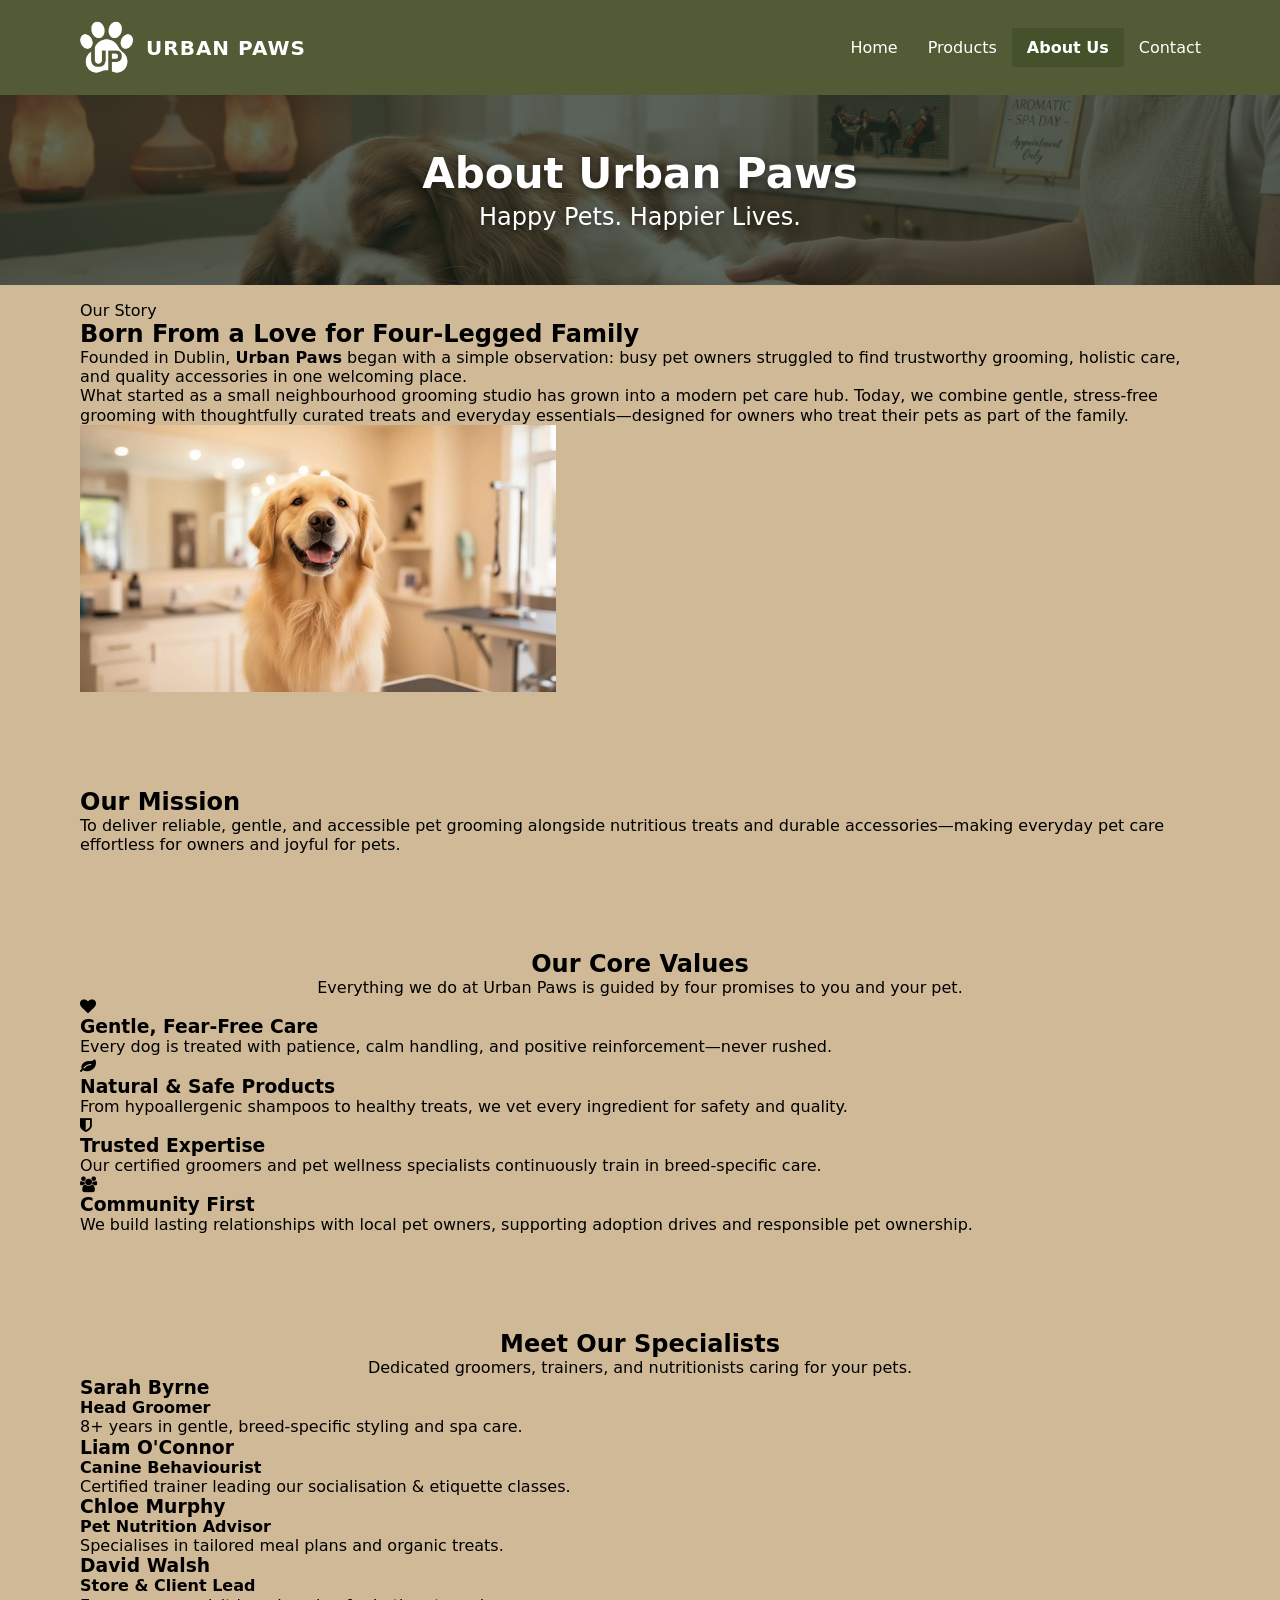
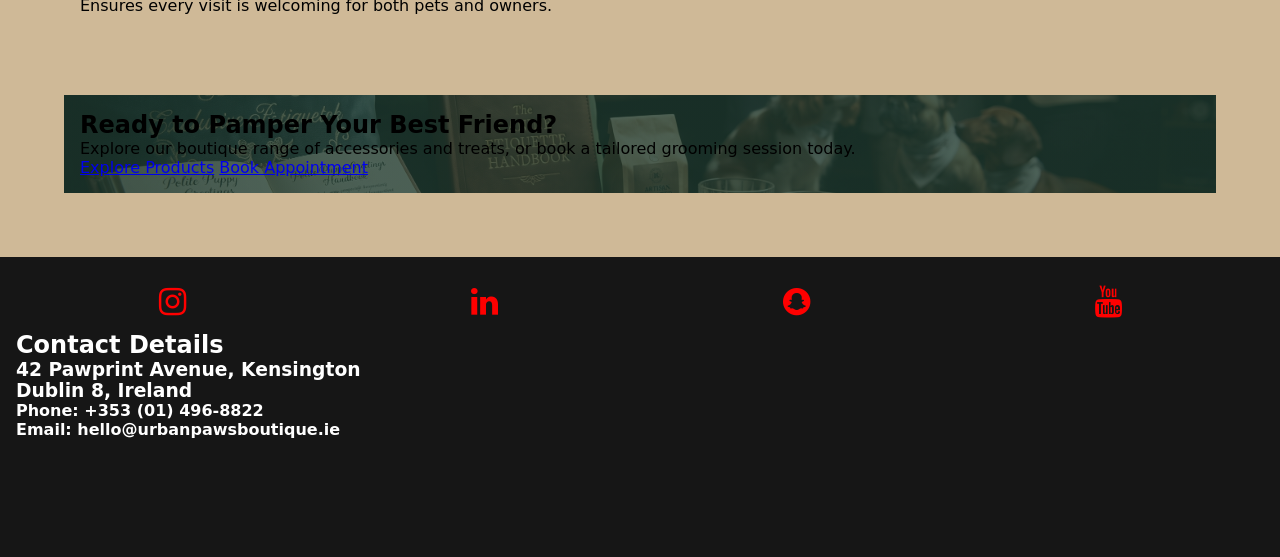
<file: pages/about.html>
<!DOCTYPE html>
<html lang="en">
<head>
  <meta charset="UTF-8">
  <meta name="viewport" content="width=device-width, initial-scale=1.0">
  <title>About Us | Urban Paws</title>
  <link rel="stylesheet" href="../CSS/styles.css">
  <link rel="stylesheet" href="https://cdnjs.cloudflare.com/ajax/libs/font-awesome/4.7.0/css/font-awesome.min.css">
<style>
  header {
    background-image: linear-gradient(rgba(20, 34, 26, 0.68), rgba(20, 34, 26, 0.68)), url(../images/spa.jpg);
    background-size: cover;
    background-position: center;
    min-height: 190px;
    padding: 2rem 1.5rem;
    color: #ffffff;
  }
  header h1,
  header h2 {
    color: #ffffff;
    text-shadow: 0 2px 8px rgba(0, 0, 0, 0.5);
  }
  header h2 {
    font-weight: 400;
    margin-top: 0.35rem;
  }
  .about-banner {
    background-image: linear-gradient(rgba(30, 58, 47, 0.78), rgba(30, 58, 47, 0.78)), url(../images/etiquette.jpg);
    background-size: cover;
    background-position: center;
  }
</style>
</head>
<body>

  <!-- Shared Navigation -->
  <nav>
    <div class="nav-container wrapper">
      <a href="../index.html" class="logo">
        <img src="../images/logo.png" alt="Urban Paws Logo" style="height: 55px; width: auto; display: block; filter: brightness(0) invert(1);">
        <span class="brand-name">URBAN PAWS</span>
      </a>
      <ul>
        <li><a href="../index.html">Home</a></li>
        <li><a href="products.html">Products</a></li>
        <li><a href="about.html" class="active">About Us</a></li>
        <li><a href="contact.html">Contact</a></li>
      </ul>
    </div>
  </nav>

  <!-- Page Header -->
  <header>
    <h1>About Urban Paws</h1>
    <h2>Happy Pets. Happier Lives.</h2>
  </header>

  <!-- Main Content -->
  <main class="wrapper">

    <!-- 1. Company History / Our Story -->
    <section class="about-story-section">
      <div class="about-grid">
        <div class="about-text">
          <span class="section-tag">Our Story</span>
          <h2>Born From a Love for Four-Legged Family</h2>
          <p>Founded in Dublin, <strong>Urban Paws</strong> began with a simple observation: busy pet owners struggled to find trustworthy grooming, holistic care, and quality accessories in one welcoming place.</p>
          <p>What started as a small neighbourhood grooming studio has grown into a modern pet care hub. Today, we combine gentle, stress-free grooming with thoughtfully curated treats and everyday essentials—designed for owners who treat their pets as part of the family.</p>
        </div>
        <div class="about-image">
          <img src="../images/dogImage.png" alt="Urban Paws groomer caring for a happy dog">
        </div>
      </div>
    </section>

    <!-- 2. Mission & Vision -->
    <section class="mission-section">
      <div class="mission-box">
        <h2>Our Mission</h2>
        <p>To deliver reliable, gentle, and accessible pet grooming alongside nutritious treats and durable accessories—making everyday pet care effortless for owners and joyful for pets.</p>
      </div>
    </section>

    <!-- 3. Core Values -->
    <section class="values-section">
      <h2 class="center">Our Core Values</h2>
      <p class="center section-subtitle">Everything we do at Urban Paws is guided by four promises to you and your pet.</p>
      
      <div class="values-grid">
        <article class="value-card">
          <i class="fa fa-heart" aria-hidden="true"></i>
          <h3>Gentle, Fear-Free Care</h3>
          <p>Every dog is treated with patience, calm handling, and positive reinforcement—never rushed.</p>
        </article>

        <article class="value-card">
          <i class="fa fa-leaf" aria-hidden="true"></i>
          <h3>Natural &amp; Safe Products</h3>
          <p>From hypoallergenic shampoos to healthy treats, we vet every ingredient for safety and quality.</p>
        </article>

        <article class="value-card">
          <i class="fa fa-shield" aria-hidden="true"></i>
          <h3>Trusted Expertise</h3>
          <p>Our certified groomers and pet wellness specialists continuously train in breed-specific care.</p>
        </article>

        <article class="value-card">
          <i class="fa fa-users" aria-hidden="true"></i>
          <h3>Community First</h3>
          <p>We build lasting relationships with local pet owners, supporting adoption drives and responsible pet ownership.</p>
        </article>
      </div>
    </section>


<!-- Meet Our Team Section -->
    <section class="values-section">
      <h2 class="center">Meet Our Specialists</h2>
      <p class="center section-subtitle">Dedicated groomers, trainers, and nutritionists caring for your pets.</p>
      <div class="values-grid">
        <article class="value-card">
          <h3>Sarah Byrne</h3>
          <p><strong>Head Groomer</strong><br>8+ years in gentle, breed-specific styling and spa care.</p>
        </article>
        <article class="value-card">
          <h3>Liam O'Connor</h3>
          <p><strong>Canine Behaviourist</strong><br>Certified trainer leading our socialisation &amp; etiquette classes.</p>
        </article>
        <article class="value-card">
          <h3>Chloe Murphy</h3>
          <p><strong>Pet Nutrition Advisor</strong><br>Specialises in tailored meal plans and organic treats.</p>
        </article>
        <article class="value-card">
          <h3>David Walsh</h3>
          <p><strong>Store &amp; Client Lead</strong><br>Ensures every visit is welcoming for both pets and owners.</p>
        </article>
      </div>
    </section>

    <!-- 4. Brand & Call to Action Banner -->
    <section class="about-banner">
      <div class="banner-content">
        <h2>Ready to Pamper Your Best Friend?</h2>
        <p>Explore our boutique range of accessories and treats, or book a tailored grooming session today.</p>
        <div class="banner-buttons">
          <a href="products.html" class="btn-primary">Explore Products</a>
          <a href="contact.html" class="btn-secondary">Book Appointment</a>
        </div>
      </div>
    </section>

  </main>

  <!-- Shared Footer -->
  <footer>
    <ul>
      <li><a href="https://instagram.com" target="_blank"><i class="fa fa-instagram"></i></a></li>
      <li><a href="https://linkedin.com" target="_blank"><i class="fa fa-linkedin"></i></a></li>
      <li><a href="https://snapchat.com" target="_blank"><i class="fa fa-snapchat"></i></a></li>
      <li><a href="https://youtube.com" target="_blank"><i class="fa fa-youtube"></i></a></li>
    </ul>
    <h2>Contact Details</h2>
    <h3>42 Pawprint Avenue, Kensington</h3>
    <h3>Dublin 8, Ireland</h3>
    <h4>Phone: +353 (01) 496-8822</h4>
    <h4>Email: hello@urbanpawsboutique.ie</h4>
  </footer>

  <script src="../js/script.js"></script>
</body>
</html>
</file>
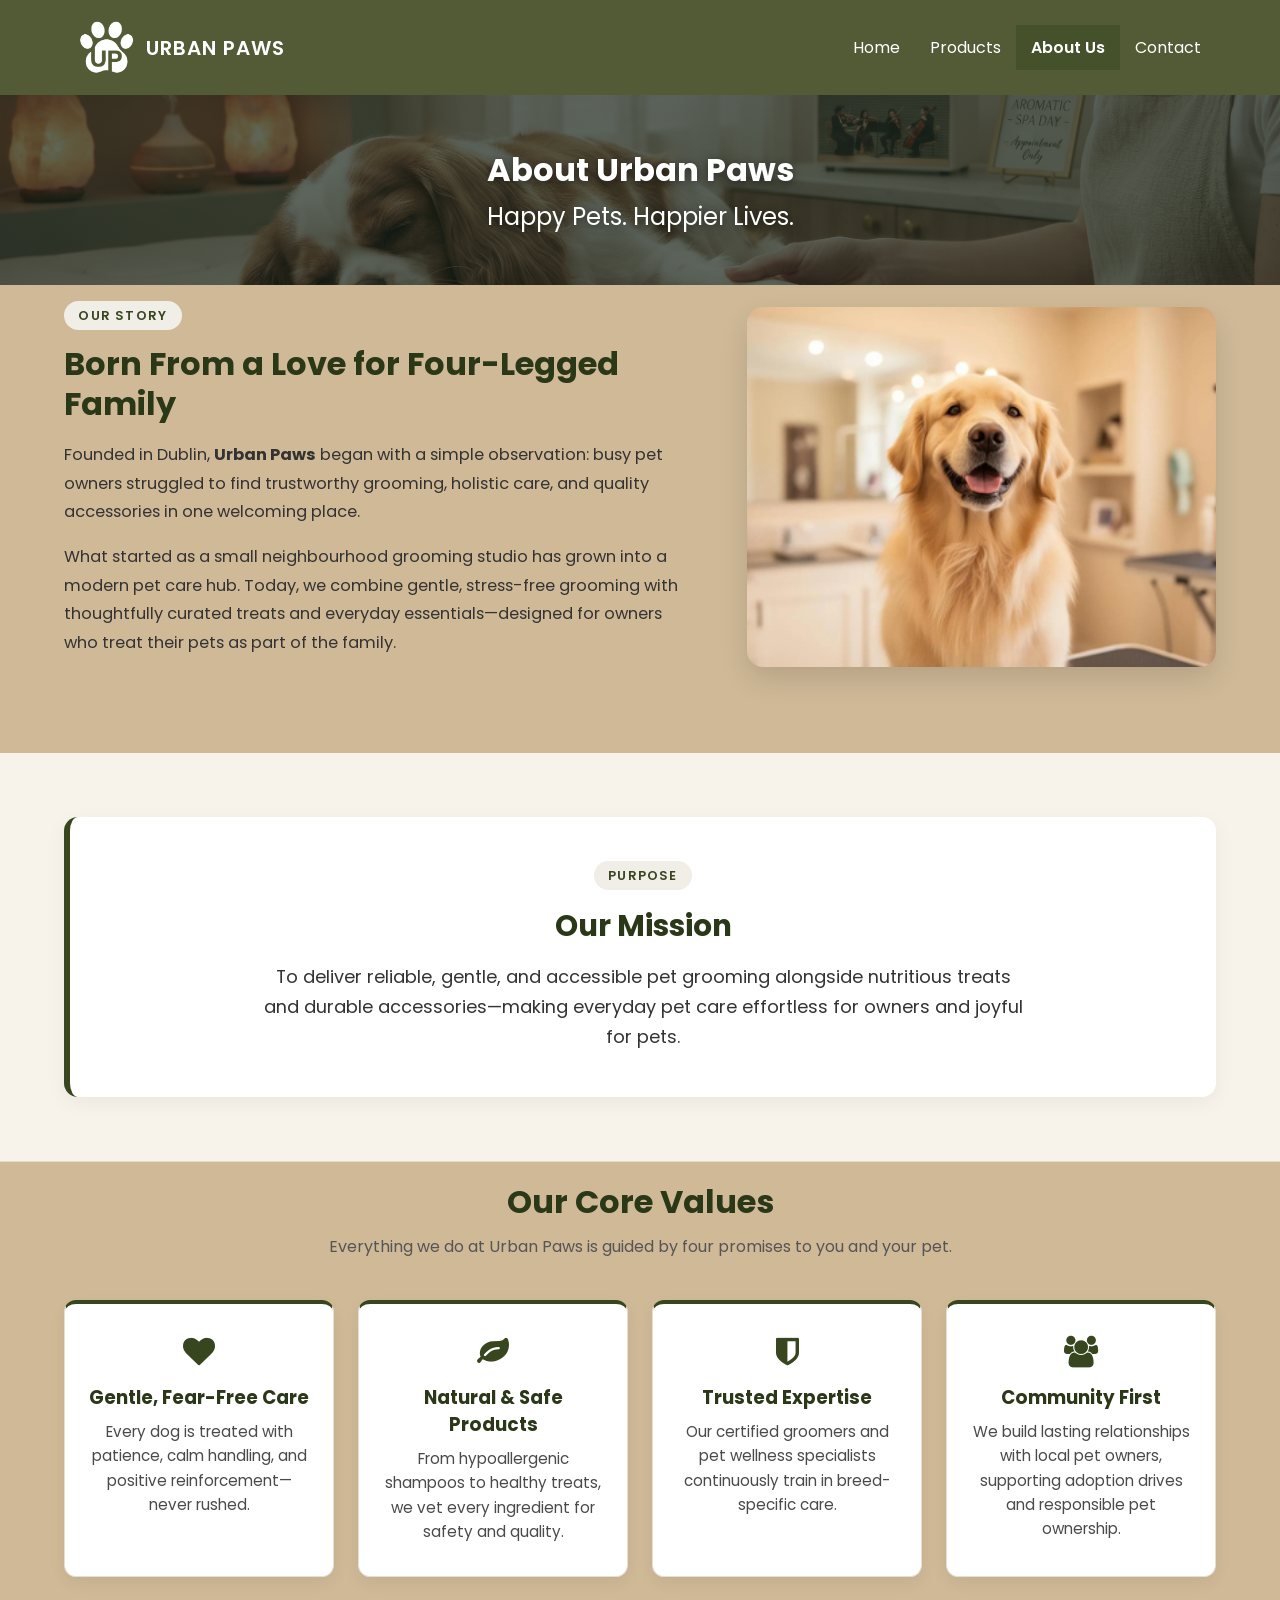
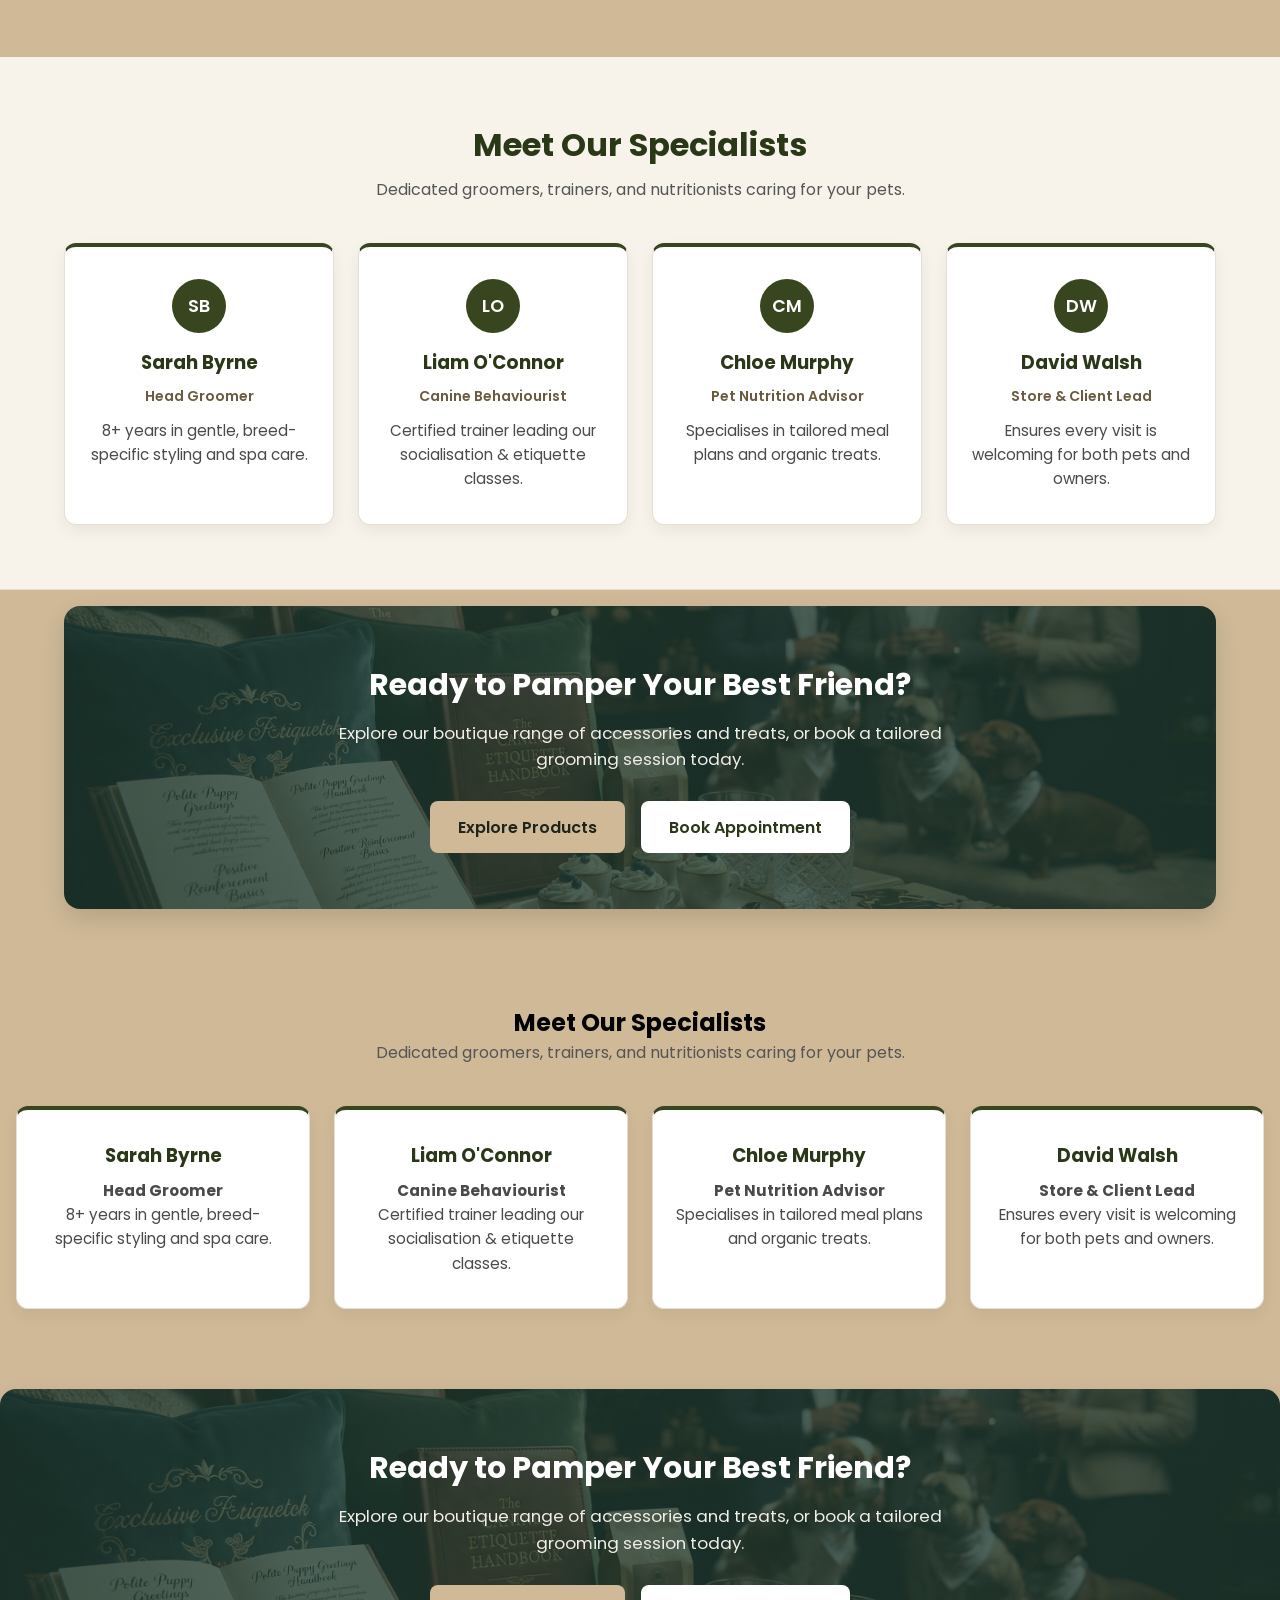
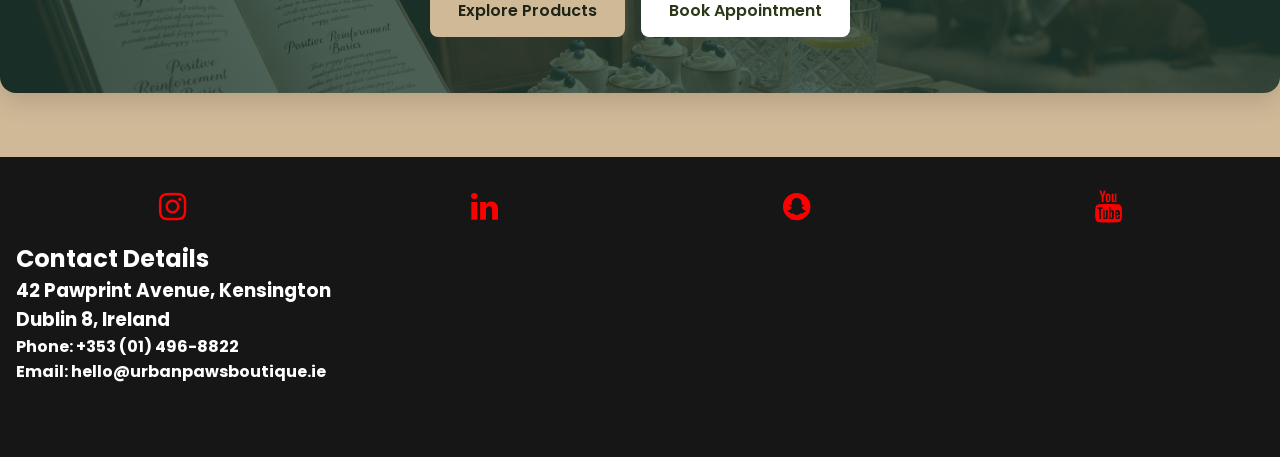
<file: files/pages/about.html>
<!DOCTYPE html>
<html lang="en">
<head>
  <meta charset="UTF-8">
  <meta name="viewport" content="width=device-width, initial-scale=1.0">
  <title>About Us | Urban Paws</title>
  <link rel="preconnect" href="https://fonts.googleapis.com">
  <link rel="preconnect" href="https://fonts.gstatic.com" crossorigin>
  <link href="https://fonts.googleapis.com/css2?family=Poppins:wght@300;400;600&display=swap" rel="stylesheet">
  <link rel="stylesheet" href="../CSS/styles.css">
  <link rel="stylesheet" href="https://cdnjs.cloudflare.com/ajax/libs/font-awesome/4.7.0/css/font-awesome.min.css">
<style>
  header {
    background-image: linear-gradient(rgba(20, 34, 26, 0.68), rgba(20, 34, 26, 0.68)), url(../images/spa.jpg);
    background-size: cover;
    background-position: center;
    min-height: 190px;
    padding: 2rem 1.5rem;
    color: #ffffff;
  }
  header h1,
  header h2 {
    color: #ffffff;
    text-shadow: 0 2px 8px rgba(0, 0, 0, 0.5);
  }
  header h2 {
    font-weight: 400;
    margin-top: 0.35rem;
  }
  .about-banner {
    background-image: linear-gradient(rgba(30, 58, 47, 0.78), rgba(30, 58, 47, 0.78)), url(../images/etiquette.jpg);
    background-size: cover;
    background-position: center;
  }
</style>
</head>
<body>

  <!-- Shared Navigation -->
  <nav>
    <div class="nav-container wrapper">
      <a href="../../index.html" class="logo">
        <img src="../images/logo.png" alt="Urban Paws Logo" style="height: 55px; width: auto; display: block; filter: brightness(0) invert(1);">
        <span class="brand-name">URBAN PAWS</span>
      </a>
      <ul>
        <li><a href="../../index.html">Home</a></li>
        <li><a href="products.html">Products</a></li>
        <li><a href="about.html" class="active">About Us</a></li>
        <li><a href="contact.html">Contact</a></li>
      </ul>
    </div>
  </nav>

  <!-- Page Header -->
  <header>
    <h1>About Urban Paws</h1>
    <h2>Happy Pets. Happier Lives.</h2>
  </header>

  <!-- Main Content -->
  <main>

    <!-- 1. Company History / Our Story (Clean White Band + Image Side-by-Side) -->
    <section class="band-white">
      <div class="wrapper about-grid">
        <div class="about-text">
          <span class="section-tag">Our Story</span>
          <h2>Born From a Love for Four-Legged Family</h2>
          <p>Founded in Dublin, <strong>Urban Paws</strong> began with a simple observation: busy pet owners struggled to find trustworthy grooming, holistic care, and quality accessories in one welcoming place.</p>
          <p>What started as a small neighbourhood grooming studio has grown into a modern pet care hub. Today, we combine gentle, stress-free grooming with thoughtfully curated treats and everyday essentials—designed for owners who treat their pets as part of the family.</p>
        </div>
        <div class="about-image">
          <img src="../images/dogImage.png" alt="Urban Paws groomer caring for a happy dog">
        </div>
      </div>
    </section>

    <!-- 2. Mission & Vision (Warm Cream Band + White Feature Card) -->
    <section class="band-cream">
      <div class="wrapper">
        <div class="mission-box">
          <span class="section-tag">Purpose</span>
          <h2>Our Mission</h2>
          <p>To deliver reliable, gentle, and accessible pet grooming alongside nutritious treats and durable accessories—making everyday pet care effortless for owners and joyful for pets.</p>
        </div>
      </div>
    </section>

    <!-- 3. Core Values (White Band + 4 Elevated Cards) -->
    <section class="band-white">
      <div class="wrapper">
        <h2 class="center section-heading">Our Core Values</h2>
        <p class="center section-subtitle">Everything we do at Urban Paws is guided by four promises to you and your pet.</p>
        
        <div class="values-grid">
          <article class="value-card">
            <i class="fa fa-heart" aria-hidden="true"></i>
            <h3>Gentle, Fear-Free Care</h3>
            <p>Every dog is treated with patience, calm handling, and positive reinforcement—never rushed.</p>
          </article>

          <article class="value-card">
            <i class="fa fa-leaf" aria-hidden="true"></i>
            <h3>Natural &amp; Safe Products</h3>
            <p>From hypoallergenic shampoos to healthy treats, we vet every ingredient for safety and quality.</p>
          </article>

          <article class="value-card">
            <i class="fa fa-shield" aria-hidden="true"></i>
            <h3>Trusted Expertise</h3>
            <p>Our certified groomers and pet wellness specialists continuously train in breed-specific care.</p>
          </article>

          <article class="value-card">
            <i class="fa fa-users" aria-hidden="true"></i>
            <h3>Community First</h3>
            <p>We build lasting relationships with local pet owners, supporting adoption drives and responsible pet ownership.</p>
          </article>
        </div>
      </div>
    </section>

    <!-- 4. Meet Our Specialists (Warm Cream Band + 4 White Cards) -->
    <section class="band-cream">
      <div class="wrapper">
        <h2 class="center section-heading">Meet Our Specialists</h2>
        <p class="center section-subtitle">Dedicated groomers, trainers, and nutritionists caring for your pets.</p>
        
        <div class="values-grid">
          <article class="value-card specialist-card">
            <div class="specialist-badge">SB</div>
            <h3>Sarah Byrne</h3>
            <span class="specialist-role">Head Groomer</span>
            <p>8+ years in gentle, breed-specific styling and spa care.</p>
          </article>

          <article class="value-card specialist-card">
            <div class="specialist-badge">LO</div>
            <h3>Liam O'Connor</h3>
            <span class="specialist-role">Canine Behaviourist</span>
            <p>Certified trainer leading our socialisation &amp; etiquette classes.</p>
          </article>

          <article class="value-card specialist-card">
            <div class="specialist-badge">CM</div>
            <h3>Chloe Murphy</h3>
            <span class="specialist-role">Pet Nutrition Advisor</span>
            <p>Specialises in tailored meal plans and organic treats.</p>
          </article>

          <article class="value-card specialist-card">
            <div class="specialist-badge">DW</div>
            <h3>David Walsh</h3>
            <span class="specialist-role">Store &amp; Client Lead</span>
            <p>Ensures every visit is welcoming for both pets and owners.</p>
          </article>
        </div>
      </div>
    </section>

    <!-- 5. Brand & Call to Action Banner -->
    <section class="band-white">
      <div class="wrapper">
        <div class="about-banner">
          <div class="banner-content">
            <h2>Ready to Pamper Your Best Friend?</h2>
            <p>Explore our boutique range of accessories and treats, or book a tailored grooming session today.</p>
            <div class="banner-buttons">
              <a href="products.html" class="btn-primary">Explore Products</a>
              <a href="contact.html" class="btn-secondary">Book Appointment</a>
            </div>
          </div>
        </div>
      </div>
    </section>

  </main>

<!-- Meet Our Team Section -->
    <section class="values-section">
      <h2 class="center">Meet Our Specialists</h2>
      <p class="center section-subtitle">Dedicated groomers, trainers, and nutritionists caring for your pets.</p>
      <div class="values-grid">
        <article class="value-card">
          <h3>Sarah Byrne</h3>
          <p><strong>Head Groomer</strong><br>8+ years in gentle, breed-specific styling and spa care.</p>
        </article>
        <article class="value-card">
          <h3>Liam O'Connor</h3>
          <p><strong>Canine Behaviourist</strong><br>Certified trainer leading our socialisation &amp; etiquette classes.</p>
        </article>
        <article class="value-card">
          <h3>Chloe Murphy</h3>
          <p><strong>Pet Nutrition Advisor</strong><br>Specialises in tailored meal plans and organic treats.</p>
        </article>
        <article class="value-card">
          <h3>David Walsh</h3>
          <p><strong>Store &amp; Client Lead</strong><br>Ensures every visit is welcoming for both pets and owners.</p>
        </article>
      </div>
    </section>

    <!-- 4. Brand & Call to Action Banner -->
    <section class="about-banner">
      <div class="banner-content">
        <h2>Ready to Pamper Your Best Friend?</h2>
        <p>Explore our boutique range of accessories and treats, or book a tailored grooming session today.</p>
        <div class="banner-buttons">
          <a href="products.html" class="btn-primary">Explore Products</a>
          <a href="contact.html" class="btn-secondary">Book Appointment</a>
        </div>
      </div>
    </section>

  </main>

  <!-- Shared Footer -->
  <footer>
    <ul>
      <li><a href="https://instagram.com" target="_blank"><i class="fa fa-instagram"></i></a></li>
      <li><a href="https://linkedin.com" target="_blank"><i class="fa fa-linkedin"></i></a></li>
      <li><a href="https://snapchat.com" target="_blank"><i class="fa fa-snapchat"></i></a></li>
      <li><a href="https://youtube.com" target="_blank"><i class="fa fa-youtube"></i></a></li>
    </ul>
    <h2>Contact Details</h2>
    <h3>42 Pawprint Avenue, Kensington</h3>
    <h3>Dublin 8, Ireland</h3>
    <h4>Phone: +353 (01) 496-8822</h4>
    <h4>Email: hello@urbanpawsboutique.ie</h4>
  </footer>

  <script src="../js/script.js"></script>
</body>
</html>
</file>
<file: CSS/styles.css>
* {
  padding: 0;
  margin: 0;
  box-sizing: border-box;
}

body {
  background-color: #CFB997;
  font-family: 'Poppins', system-ui, -apple-system, BlinkMacSystemFont, 'Segoe UI', Roboto, Oxygen, Ubuntu, Cantarell, 'Open Sans', 'Helvetica Neue', sans-serif;
}

p {
  line-height: 1.2;
}

img {
  display: block;
  max-width: 100%;
}

header {
  display: grid;
  place-content: center;
  text-align: center;
}

/* Navigation bar layout */
nav {
  background-color: #37461fd0;
  padding: 10px 0;
}

nav .nav-container {
  display: flex;
  align-items: center;
  justify-content: space-between;
}

nav ul {
  display: flex;
  margin: 0;
  padding: 0;
}

nav li {
  list-style: none;
}

nav a {
  color: white;
  text-align: center;
  text-decoration: none;
  display: block;
  padding: 10px 15px;
  background-color: transparent;
}

nav a:hover {
  background-color: #37461f79;
  color: #ffffffb6;
}

nav .logo {
  display: flex;
  align-items: center;
  gap: 12px; /* Adds space between the paw logo and the text */
  text-decoration: none;
}

nav .logo .brand-name {
  color: white;
  font-weight: 600;
  font-size: 1.25rem;
  letter-spacing: 1px;
}

.card {
  position: relative;
}

.card {
  display: grid;
  gap: 1rem;
  background-color: #556b2fa4;
  color: white;
  border: solid thin white;
  border-radius: 20px;
  overflow: hidden;
  position: relative;
  transition: transform 0.3s ease, box-shadow 0.3s ease; /* Makes the scaling smooth */
}

/* This triggers when your mouse hovers over any card */
/* This triggers when your mouse hovers over any card */
.card:hover {
  transform: scale(1.03); /* Gently increases the card size by 3% */
  box-shadow: 0 10px 20px rgba(0, 0, 0, 0.3); /* Adds a subtle depth shadow */
  z-index: 10; /* Ensures the hovered card pops above neighboring cards */
  cursor: pointer; /* Changes the cursor to a clicking hand */
}

.card .cardText {
  margin-bottom: 1rem;
  margin-inline: 1rem;
  padding-right: 60px; /* Leaves clear space for the price tag so text won't slide under it */
}

.price-tag {
  position: absolute;
  bottom: 15px;
  right: 15px;
  background-color: #37461f;
  color: white;
  padding: 6px 12px;
  border-radius: 20px;
  font-weight: 600;
  font-size: 0.95rem;
  box-shadow: 0 4px 6px rgba(0, 0, 0, 0.2);
  z-index: 2; /* Keeps the price tag cleanly on top */
}

nav a.active {
  background-color: #37461f79; /* A darker/highlighted green background */
  color: #ffffff; /* Brighter text color */
  font-weight: 600; /* Optional: makes it bold */
}

@media screen and (max-width: 600px) {
  nav .nav-container {
    flex-direction: column;
    padding: 10px 0;
  }

  nav ul {
    flex-wrap: wrap;
    justify-content: center;
    margin-top: 10px;
  }

  nav li {
    flex-basis: 50%;
  }
}

footer {
  background-color: #161616;
  height: 300px;
  margin-top: 2rem;
  color: white;
  padding: 1rem;
}

footer a {
  color: red;
  font-size: 2rem;
  padding: 10px;
  display: block;
  text-align: center;
}

footer a:hover {
  color: white;
}

footer ul {
  display: flex;
}

footer li {
  flex: 1;
  list-style: none;
}

section {
  padding: 1rem;
  margin-bottom: 5dvw;
}

.wrapper {
  width: min(90dvw, 1200px);
  margin-inline: auto;
}

.dark {
  background-color: #ece4e3;
  color: #161616;
}

.center {
  text-align: center;
}

.left {
  float: left;
  padding: 10px;
}

.right {
  float: right;
}

.columns {
  display: grid;
  gap: 2rem;
}

@media screen and (min-width: 601px) {
  .columns {
    grid-template-columns: 1fr 1fr;
  }
}

.filter-btn {
  background-color: #37461f44;
  border: 2px solid #37461f;
  color: rgb(27, 27, 27);
  padding: 8px 16px;
  border-radius: 20px;
  font-weight: 600;
  cursor: pointer;
  transition: all 0.3s ease;
}

.filter-btn:hover, 
.filter-btn.active {
  background-color: #37461f;
  color: white;
}

.card {
  display: grid;
  gap: 1rem;
  background-color: #556b2fa4;
  color: white;
  border: solid thin white;
  border-radius: 15px;
  overflow: hidden;
}

.card .cardTitle {
  margin-inline: 1rem;
}

.card .cardText {
  margin-bottom: 1rem;
  margin-inline: 1rem;
}

.cardImage {
  width: 100%;
  height: 220px;
  overflow: hidden;
}

.card .cardImage img {
  width: 100%;
  height: 100%;
  object-fit: cover;
  display: block;
}

.cardContainer {
  display: grid;
  grid-template-columns: repeat(3, 1fr);
  gap: 1.5rem;
  width: 100%;
  margin-inline: auto;
}

.homepage-intro {
  text-align: center;
  padding: 50px 20px;
}

.homepage-intro h2{
color: #344e41;
margin-bottom: 20px;
}

.homepage-intro p {
  max-width: 750px;
  margin: 0 auto 25px;
  line-height: 1.8;
}

.homepage-features {
  display: grid;
  grid-template-columns: repeat(3, lfr);
  gap: 25px;
  margin: 35px 0;
}

.feature {
  flex: 1;
  padding: 25px;
  background-color: #f0eee7;
  border-radius: 10px;
  text-align: center;
  transition: transform 0.3s ease, box-shadow 0.3s ease;
}

.feature:hover{
  transform: translateY(-5px);
  box-shadow: 0 8px 18px rgba(0, 0, 0, 0.15);
}

.feature h3 {
  color: #344e41;
  margin-bottom: 15px;
}

.feature p {
  line-height: 1.6;
}

.feature img {
  width: 100%;
  height: 180px;
  object-fit: cover;
  border-radius: 8px;
  margin-bottom: 15px;
}

.homepage-button {
  display: inline-block;
  padding: 13px 25px;
  background-color: #344e41;
  color: white;
  text-decoration: none;
  border-radius: 5px;
}

.homepage-button:hover {
  background-color: #588157;
}

@media screen and(max-width: 768px) {
  .homepage-features {
   grid-template-columns: lfr;
  } 
}

@media screen and (max-width: 768px) {
  .cardContainer{
    grid-template-columns: repeat(2, lfr);
  }  
}

@media screen and (max-width: 500px) {
  .cardContainer{
    grid-template-columns: lfr;
  }
}

.homepage-intro {
  padding: 30px 10px;
}

/* Homepage improvements */

header {
    min-height: 300px;
    height: auto;
    padding: 45px 20px;
    display: flex;
    flex-direction: column;
    justify-content: center;
    align-items: center;
    text-align: center;
    color: white;
}

header h1,
header h2 {
    color: white;
}

header h1 {
    font-size: 42px;
}

header p {
    max-width: 650px;
    line-height: 1.8;
}

.homepage-button {
    display: inline-block;
    background-color: #3F4A26;
    color: white;
    padding: 13px 25px;
    border-radius: 30px;
    text-decoration: none;
    font-weight: 600;
    transition: 0.3s ease;
}

.homepage-button:hover {
    background-color: #697448;
    transform: translateY(-3px);
}

.card {
    border-radius: 15px;
    overflow: hidden;
    transition: transform 0.3s ease;
}

.card:hover {
    transform: translateY(-5px);
}

.cardImage img {
    width: 100%;
    height: 220px;
    object-fit: cover;
}
</file>
<file: files/CSS/styles.css>
* {
  padding: 0;
  margin: 0;
  box-sizing: border-box;
}

body {
  background-color: #CFB997;
  font-family: 'Poppins', system-ui, -apple-system, BlinkMacSystemFont, 'Segoe UI', Roboto, Oxygen, Ubuntu, Cantarell, 'Open Sans', 'Helvetica Neue', sans-serif;
}

p {
  line-height: 1.5;
}

img {
  display: block;
  max-width: 100%;
}

header {
  display: grid;
  place-content: center;
  text-align: center;
  min-height: 200px;
  padding: 2rem 1.5rem;
  background-image:
    linear-gradient(rgba(22, 28, 18, 0.55), rgba(22, 28, 18, 0.55)),
    url("../images/background.jpeg");
  background-size: cover;
  background-position: center;
  color: #ffffff;
}

header h1,
header h2 {
  color: #ffffff;
  text-shadow: 0 2px 8px rgba(0, 0, 0, 0.45);
}

header h2 {
  font-weight: 400;
  margin-top: 0.35rem;
}

/* Navigation bar layout */
nav {
  background-color: #37461fd0;
  padding: 10px 0;
  min-height: 75px;
}

nav .nav-container {
  display: flex;
  align-items: center;
  justify-content: space-between;
}

nav ul {
  display: flex;
  margin: 0;
  padding: 0;
}

nav li {
  list-style: none;
}

nav a {
  color: white;
  text-align: center;
  text-decoration: none;
  display: block;
  padding: 10px 15px;
  background-color: transparent;
}

nav a:hover {
  background-color: #37461f79;
  color: #ffffffb6;
}

nav a.active {
  background-color: #37461f79;
  color: #ffffff;
  font-weight: 600;
}

nav .logo {
  display: flex;
  align-items: center;
  gap: 12px;
  text-decoration: none;
}

nav .logo img {
  height: 55px;
  width: auto;
}

nav .logo .brand-name {
  color: white;
  font-family: 'Poppins', sans-serif;
  font-weight: 600;
  font-size: 1.25rem;
  letter-spacing: 1px;
}

/* Cards */
.card {
  display: grid;
  gap: 1rem;
  background-color: #556b2fa4;
  color: white;
  border: solid thin white;
  border-radius: 15px;
  overflow: hidden;
  position: relative;
  transition: transform 0.3s ease, box-shadow 0.3s ease;
}

.card:hover {
  transform: scale(1.03);
  box-shadow: 0 10px 20px rgba(0, 0, 0, 0.3);
  z-index: 10;
  cursor: pointer;
}

.card .cardTitle {
  margin-inline: 1rem;
}

.card .cardText {
  margin-bottom: 1rem;
  margin-inline: 1rem;
  padding-right: 60px;
}

.cardImage {
  width: 100%;
  height: 220px;
  overflow: hidden;
}

.card .cardImage img {
  width: 100%;
  height: 100%;
  object-fit: cover;
  display: block;
}

.cardContainer {
  display: grid;
  grid-template-columns: repeat(3, 1fr);
  gap: 1.5rem;
  width: 100%;
  margin-inline: auto;
}

.price-tag {
  position: absolute;
  bottom: 15px;
  right: 15px;
  background-color: #37461f;
  color: white;
  padding: 6px 12px;
  border-radius: 20px;
  font-weight: 600;
  font-size: 0.95rem;
  box-shadow: 0 4px 6px rgba(0, 0, 0, 0.2);
  z-index: 2;
}

@media screen and (max-width: 768px) {
  .cardContainer {
    grid-template-columns: repeat(2, 1fr);
  }
}

@media screen and (max-width: 600px) {
  nav .nav-container {
    flex-direction: column;
    padding: 10px 0;
  }

  nav ul {
    flex-wrap: wrap;
    justify-content: center;
    margin-top: 10px;
  }

  nav li {
    flex-basis: 50%;
  }
}

@media screen and (max-width: 500px) {
  .cardContainer {
    grid-template-columns: 1fr;
  }
}

/* Footer */
footer {
  background-color: #161616;
  min-height: 300px;
  margin-top: 2rem;
  color: white;
  padding: 1rem;
}

footer a {
  color: red;
  font-size: 2rem;
  padding: 10px;
  display: block;
  text-align: center;
}

footer a:hover {
  color: white;
}

footer ul {
  display: flex;
}

footer li {
  flex: 1;
  list-style: none;
}

/* General Layout & Utility Classes */
section {
  padding: 1rem;
  margin-bottom: 5dvw;
}

.wrapper {
  width: min(90dvw, 1200px);
  margin-inline: auto;
}

.dark {
  background-color: #ece4e3;
  color: #161616;
}

.center {
  text-align: center;
}

.left {
  float: left;
  padding: 10px;
}

.right {
  float: right;
}

.columns {
  display: grid;
  gap: 2rem;
}

@media screen and (min-width: 601px) {
  .columns {
    grid-template-columns: 1fr 1fr;
  }
}

.filter-btn {
  background-color: #37461f44;
  border: 2px solid #37461f;
  color: rgb(27, 27, 27);
  padding: 8px 16px;
  border-radius: 20px;
  font-weight: 600;
  cursor: pointer;
  transition: all 0.3s ease;
}

.filter-btn:hover,
.filter-btn.active {
  background-color: #37461f;
  color: white;
}

/* Homepage Styles */
.homepage-intro {
  text-align: center;
  padding: 30px 10px;
}

.homepage-intro h2 {
  color: #344e41;
  margin-bottom: 20px;
}

.homepage-intro p {
  max-width: 750px;
  margin: 0 auto 25px;
  line-height: 1.8;
}

.homepage-features {
  display: grid;
  grid-template-columns: repeat(3, 1fr);
  gap: 25px;
  margin: 35px 0;
}

.feature {
  padding: 25px;
  background-color: #f0eee7;
  border-radius: 10px;
  text-align: center;
  transition: transform 0.3s ease, box-shadow 0.3s ease;
}

.feature:hover {
  transform: translateY(-5px);
  box-shadow: 0 8px 18px rgba(0, 0, 0, 0.15);
}

.feature h3 {
  color: #344e41;
  margin-bottom: 15px;
}

.feature p {
  line-height: 1.6;
}

.feature img {
  width: 100%;
  height: 180px;
  object-fit: cover;
  border-radius: 8px;
  margin-bottom: 15px;
}

.homepage-button {
  display: inline-block;
  padding: 13px 25px;
  background-color: #3F4A26;
  color: white;
  text-decoration: none;
  border-radius: 30px;
  font-weight: 600;
  transition: 0.3s ease;
}

.homepage-button:hover {
  background-color: #697448;
  transform: translateY(-3px);
}

@media screen and (max-width: 768px) {
  .homepage-features {
    grid-template-columns: 1fr;
  }
}

<<<<<<< HEAD
.homepage-intro {
  padding: 30px 10px;
}


=======
>>>>>>> 088c39f977b5e1ee5e4df7bf341974209c4c61a0
/* =========================================
   ABOUT US PAGE STYLES (files/pages/about.html)
   ========================================= */
.band-white {
  background-color: #ffffff;
  padding: 4rem 1.5rem;
  margin-bottom: 0;
  border-bottom: 1px solid #ece4d8;
}

.band-cream {
  background-color: #f7f3eb;
  padding: 4rem 1.5rem;
  margin-bottom: 0;
  border-bottom: 1px solid #e6dccb;
}

.section-tag {
  display: inline-block;
  background-color: #f0eee7;
  color: #37461f;
  font-weight: 600;
  font-size: 0.8rem;
  text-transform: uppercase;
  letter-spacing: 1.2px;
  padding: 0.35rem 0.9rem;
  border-radius: 20px;
  margin-bottom: 0.85rem;
}

.section-heading {
  color: #2b3818;
  font-size: 2rem;
  margin-bottom: 0.5rem;
}

.section-subtitle {
  color: #555555;
  max-width: 650px;
  margin: 0 auto 2.5rem;
  line-height: 1.6;
}

.about-grid {
  display: grid;
  grid-template-columns: 1.15fr 0.85fr;
  gap: 3rem;
  align-items: center;
}

.about-text h2 {
  color: #2b3818;
  font-size: 2rem;
  line-height: 1.25;
  margin-bottom: 1.1rem;
}

.about-text p {
  color: #333333;
  line-height: 1.75;
  margin-bottom: 1rem;
  font-size: 1.02rem;
}

.about-image img {
  width: 100%;
  height: 360px;
  object-fit: cover;
  border-radius: 16px;
  box-shadow: 0 12px 28px rgba(0, 0, 0, 0.12);
}

.mission-box {
  background-color: #ffffff;
  border-left: 6px solid #37461f;
  padding: 2.75rem 2.5rem;
  border-radius: 14px;
  text-align: center;
  box-shadow: 0 6px 20px rgba(0, 0, 0, 0.05);
}

.mission-box h2 {
  color: #2b3818;
  font-size: 1.85rem;
  margin-bottom: 0.85rem;
}

.mission-box p {
  color: #333333;
  font-size: 1.12rem;
  max-width: 760px;
  margin: 0 auto;
  line-height: 1.7;
}

.values-grid {
  display: grid;
  grid-template-columns: repeat(4, 1fr);
  gap: 1.5rem;
}

.value-card {
  background-color: #ffffff;
  border: 1px solid #e6dfd5;
  border-top: 4px solid #37461f;
  border-radius: 12px;
  padding: 2rem 1.35rem;
  text-align: center;
  box-shadow: 0 6px 16px rgba(0, 0, 0, 0.06);
  transition: transform 0.25s ease, box-shadow 0.25s ease;
}

.value-card:hover {
  transform: translateY(-5px);
  box-shadow: 0 12px 24px rgba(0, 0, 0, 0.1);
}

.value-card i {
  font-size: 2rem;
  color: #37461f;
  margin-bottom: 1rem;
}

.value-card h3 {
  color: #2b3818;
  font-size: 1.15rem;
  margin-bottom: 0.6rem;
}

.value-card p {
  color: #4a4a4a;
  font-size: 0.95rem;
  line-height: 1.6;
}

.specialist-badge {
  width: 54px;
  height: 54px;
  border-radius: 50%;
  background-color: #37461f;
  color: #ffffff;
  font-weight: 600;
  font-size: 1.1rem;
  display: grid;
  place-items: center;
  margin: 0 auto 1rem;
}

.specialist-role {
  display: block;
  color: #6b5b3e;
  font-weight: 600;
  font-size: 0.88rem;
  margin-bottom: 0.75rem;
}

.about-banner {
  border-radius: 16px;
  padding: 3.5rem 2rem;
  text-align: center;
  color: #ffffff;
  box-shadow: 0 10px 25px rgba(0, 0, 0, 0.12);
}

.banner-content h2 {
  color: #ffffff;
  font-size: 1.9rem;
  margin-bottom: 0.75rem;
}

.banner-content p {
  color: #f0eee7;
  font-size: 1.05rem;
  max-width: 620px;
  margin: 0 auto 1.75rem;
  line-height: 1.6;
}

.banner-buttons {
  display: flex;
  justify-content: center;
  gap: 1rem;
  flex-wrap: wrap;
}

.btn-primary,
.btn-secondary {
  display: inline-block;
  padding: 0.85rem 1.75rem;
  border-radius: 8px;
  text-decoration: none;
  font-weight: 600;
  transition: transform 0.2s ease, opacity 0.2s ease;
}

.btn-primary {
  background-color: #cfb997;
  color: #1f2419;
}

.btn-secondary {
  background-color: #ffffff;
  color: #2b3818;
}

.btn-primary:hover,
.btn-secondary:hover {
  transform: translateY(-2px);
  opacity: 0.95;
}

@media screen and (width < 950px) {
  .values-grid {
    grid-template-columns: repeat(2, 1fr);
  }
}

@media screen and (width < 800px) {
  .about-grid {
    grid-template-columns: 1fr;
    gap: 2rem;
  }

  .about-image img {
    height: 260px;
  }
}

@media screen and (width < 600px) {
  .values-grid {
    grid-template-columns: 1fr;
  }

  .band-white,
  .band-cream {
    padding: 2.75rem 1rem;
  }
}
</file>
